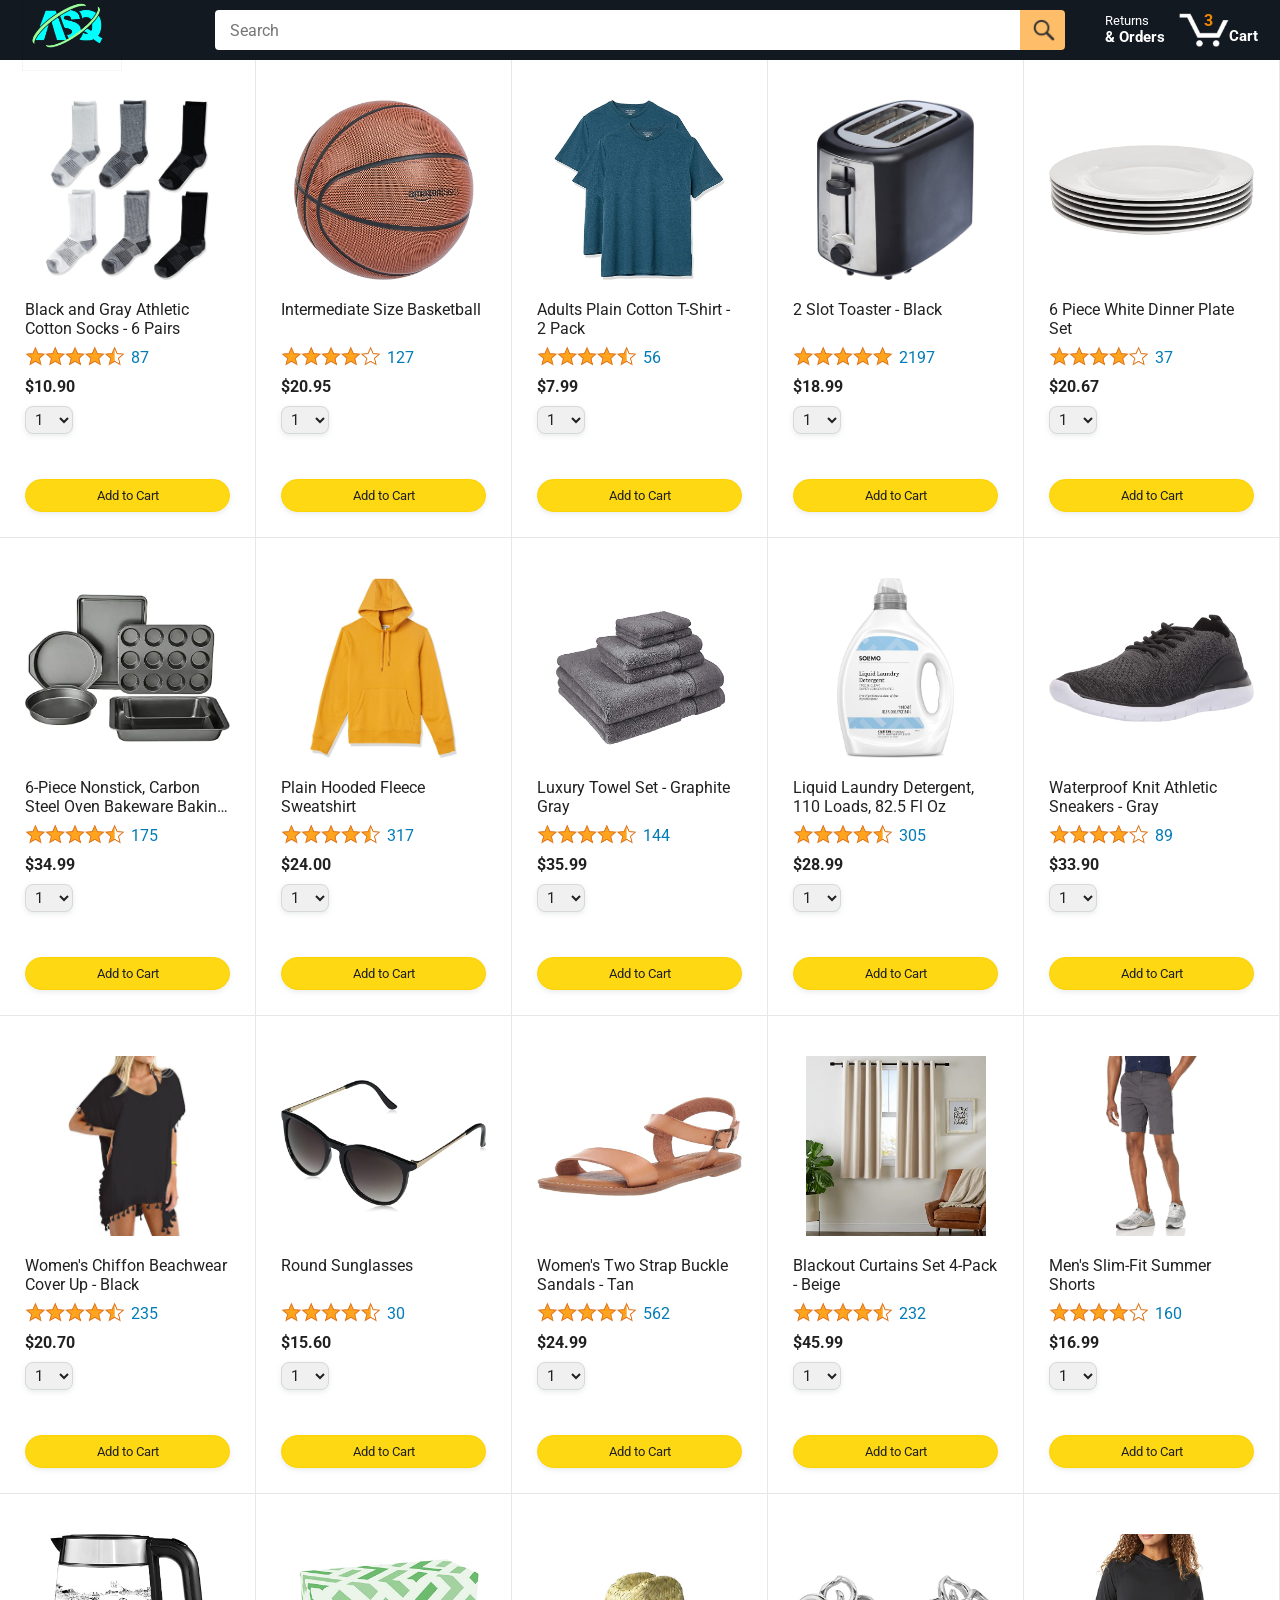
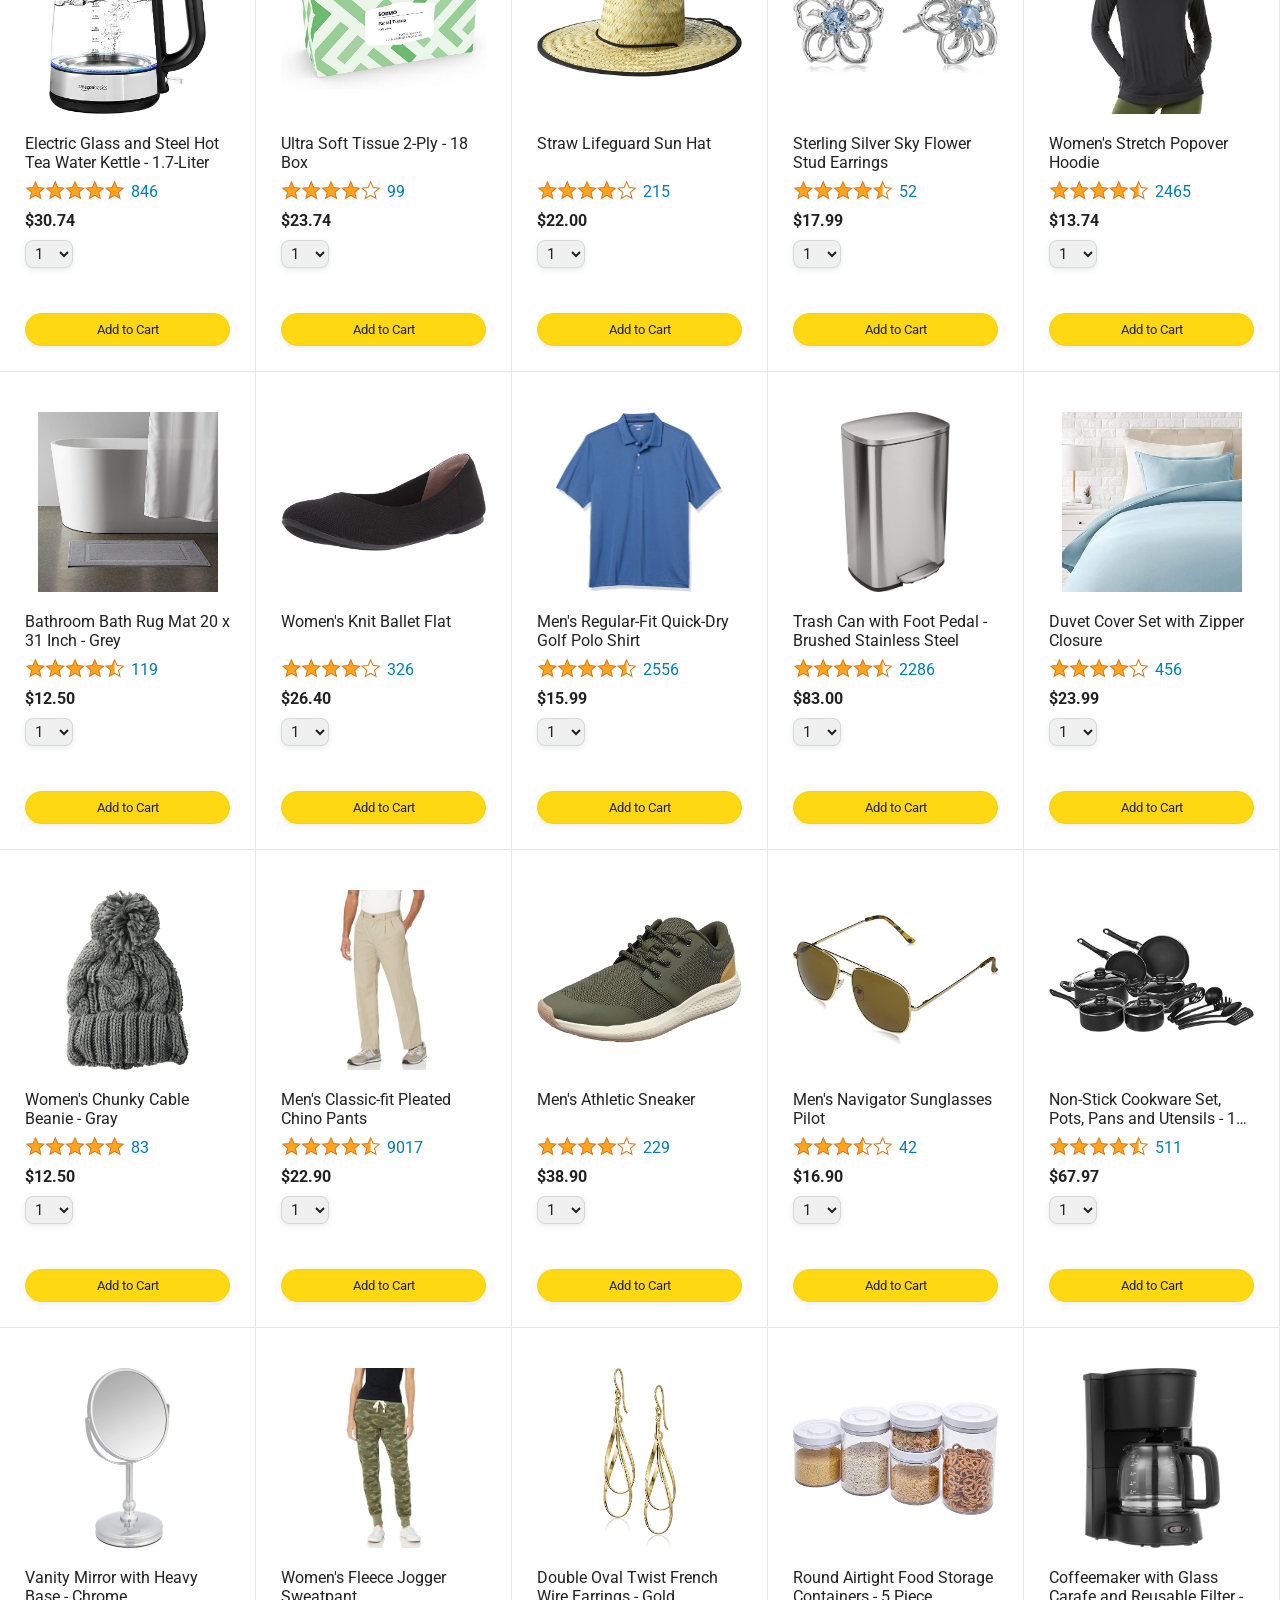
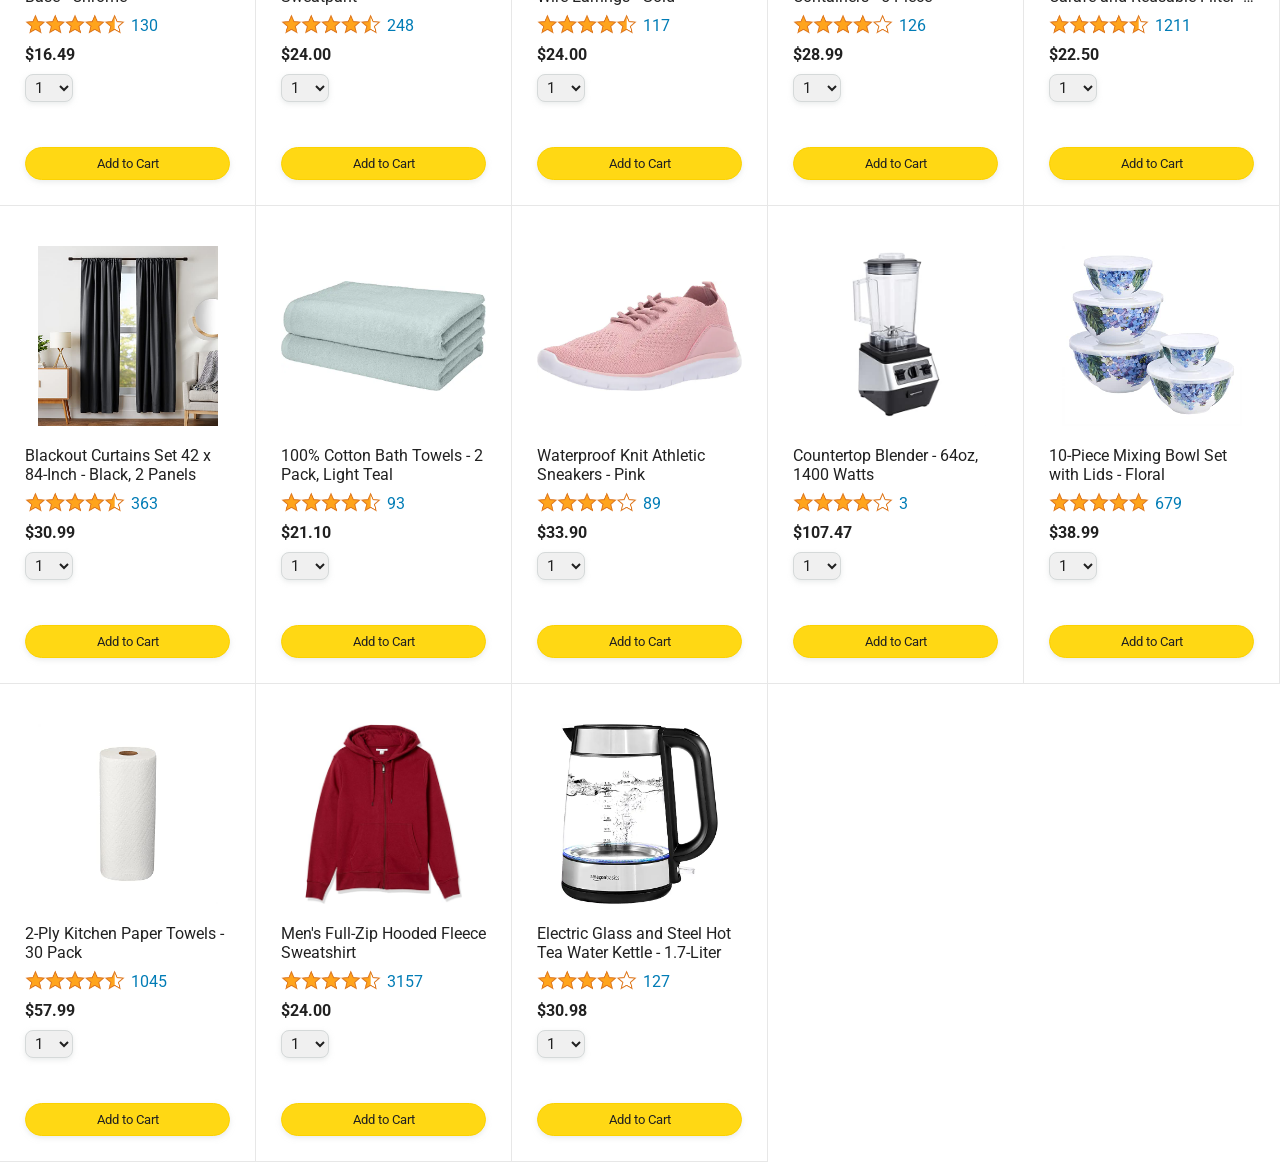
<file: index.html>
<!DOCTYPE html>
<html>
  <head>
    <title>Sojirite</title>

    <!-- This code is needed for responsive design to work.
      (Responsive design = make the website look good on
      smaller screen sizes like a phone or a tablet). -->
    <meta name="viewport" content="width=device-width, initial-scale=1">

    <!-- Load a font called Roboto from Google Fonts. -->
    <link rel="preconnect" href="https://fonts.googleapis.com">
    <link rel="preconnect" href="https://fonts.gstatic.com" crossorigin>
    <link href="https://fonts.googleapis.com/css2?family=Roboto:wght@400;500;700&display=swap" rel="stylesheet">

    <!-- Here are the CSS files for this page. -->
    <link rel="stylesheet" href="styles/shared/general.css">
    <link rel="stylesheet" href="styles/shared/amazon-header.css">
    <link rel="stylesheet" href="styles/pages/amazon.css">
  </head>
  <body>
    <div class="amazon-header">
      <div class="amazon-header-left-section">
        <a href="index.html" class="header-link">
          <img class="amazon-logo" src="images/mylogo.png">
         <img class="amazon-mobile-logo" src="images/mylogo.png">
        </a>
      </div>

      <div class="amazon-header-middle-section">
        <input class="search-bar" type="text" placeholder="Search">

        <button class="search-button">
          <img class="search-icon" src="images/icons/search-icon.png">
        </button>
      </div>

      <div class="amazon-header-right-section">
        <a class="orders-link header-link" href="orders.html">
          <span class="returns-text">Returns</span>
          <span class="orders-text">& Orders</span>
        </a>

        <a class="cart-link header-link" href="checkout.html">
          <img class="cart-icon" src="images/icons/cart-icon.png">
          <div class="cart-quantity js-cart-quantity">0</div>
          <div class="cart-text">Cart</div>
        </a>
      </div>
    </div>
    
    <div class="main">
      <div class="products-grid js-product-grid">
       
      </div>
    </div>




    <script type="module" src="scripts/amazon.js"></script>
  </body>
</html>
</file>
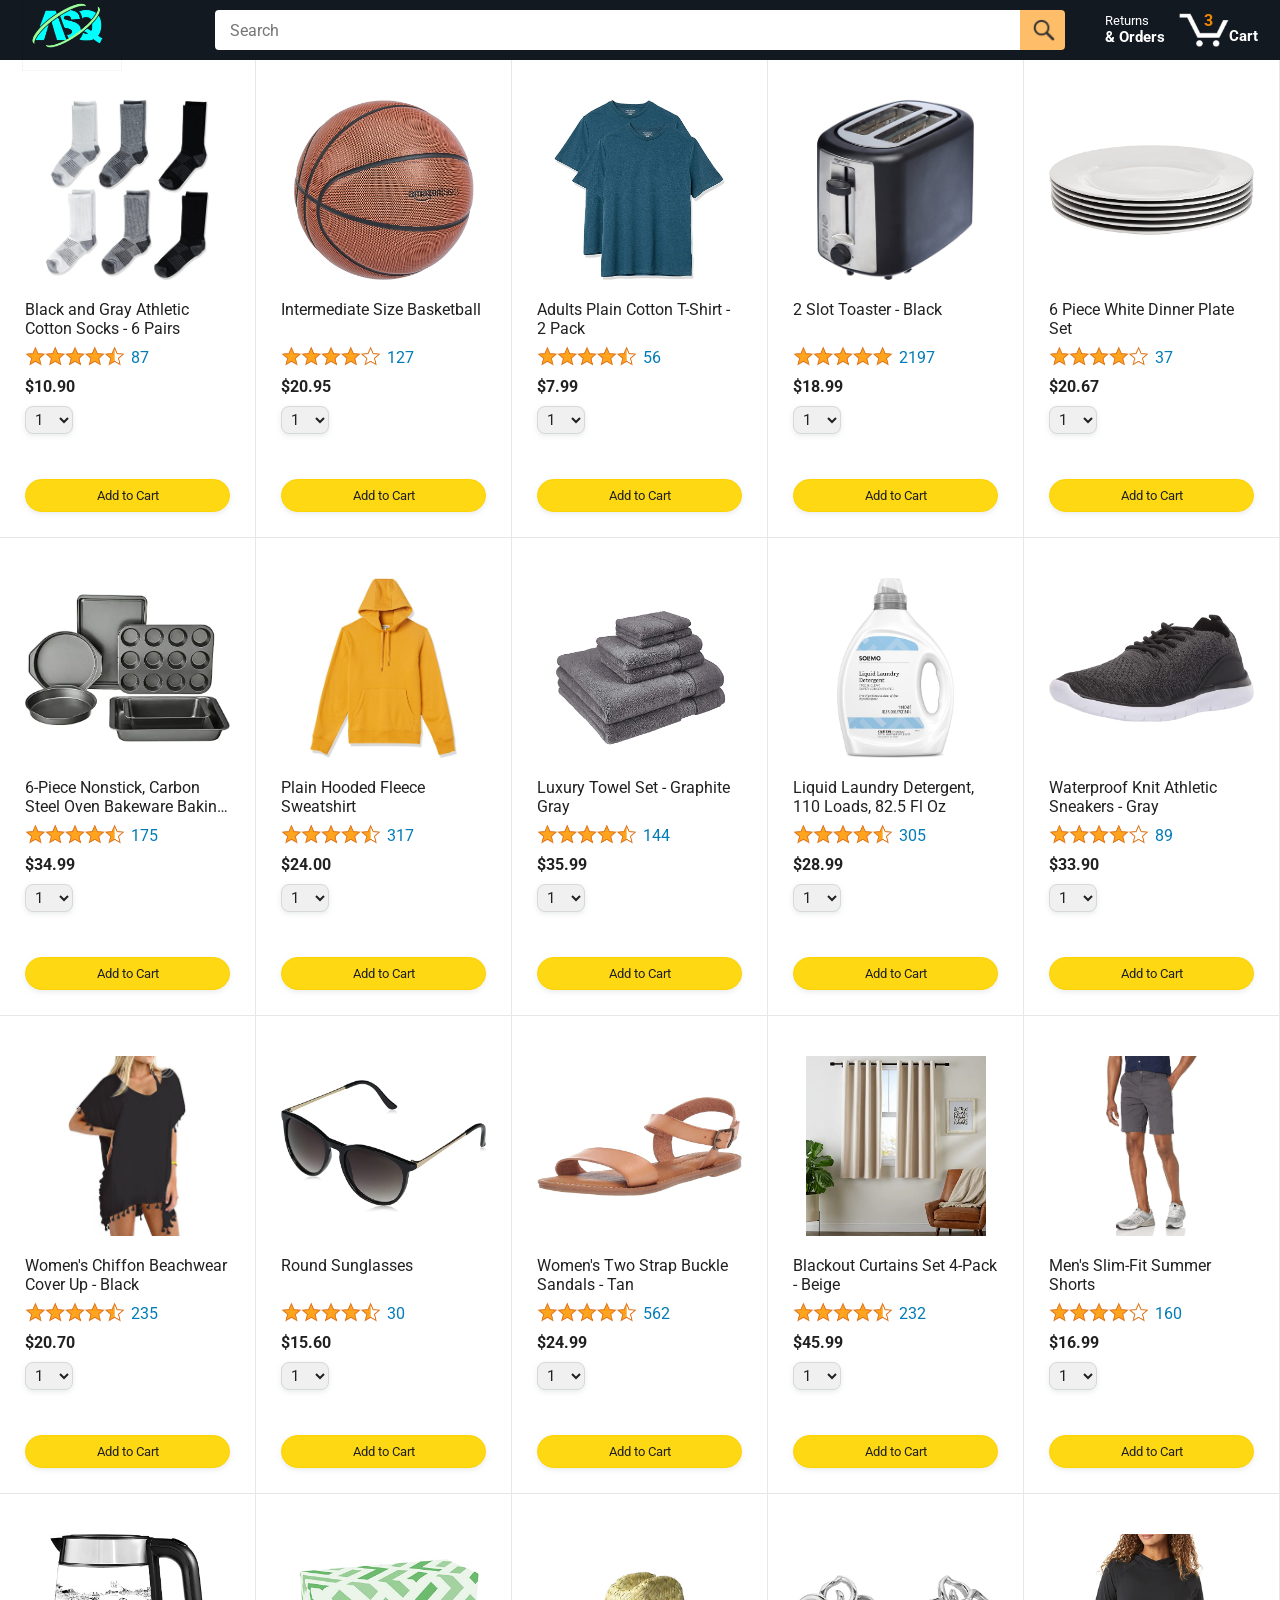
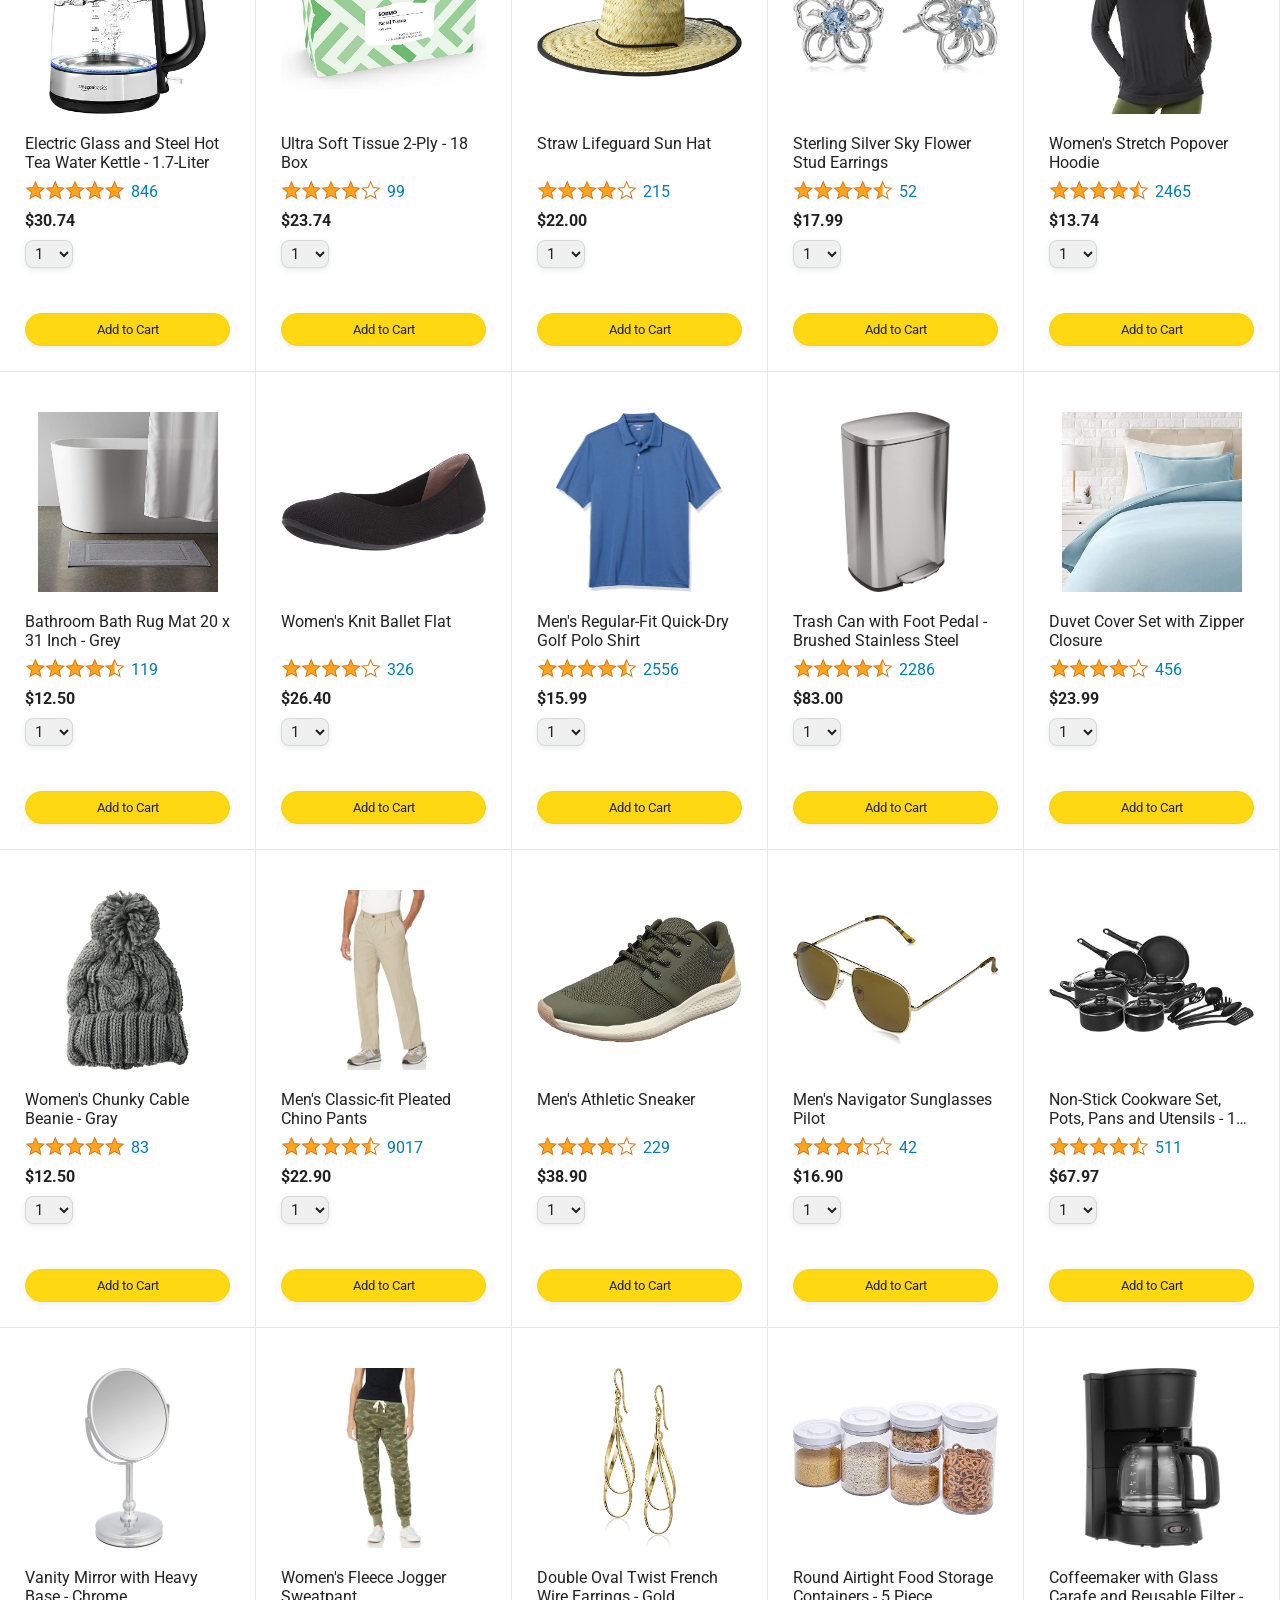
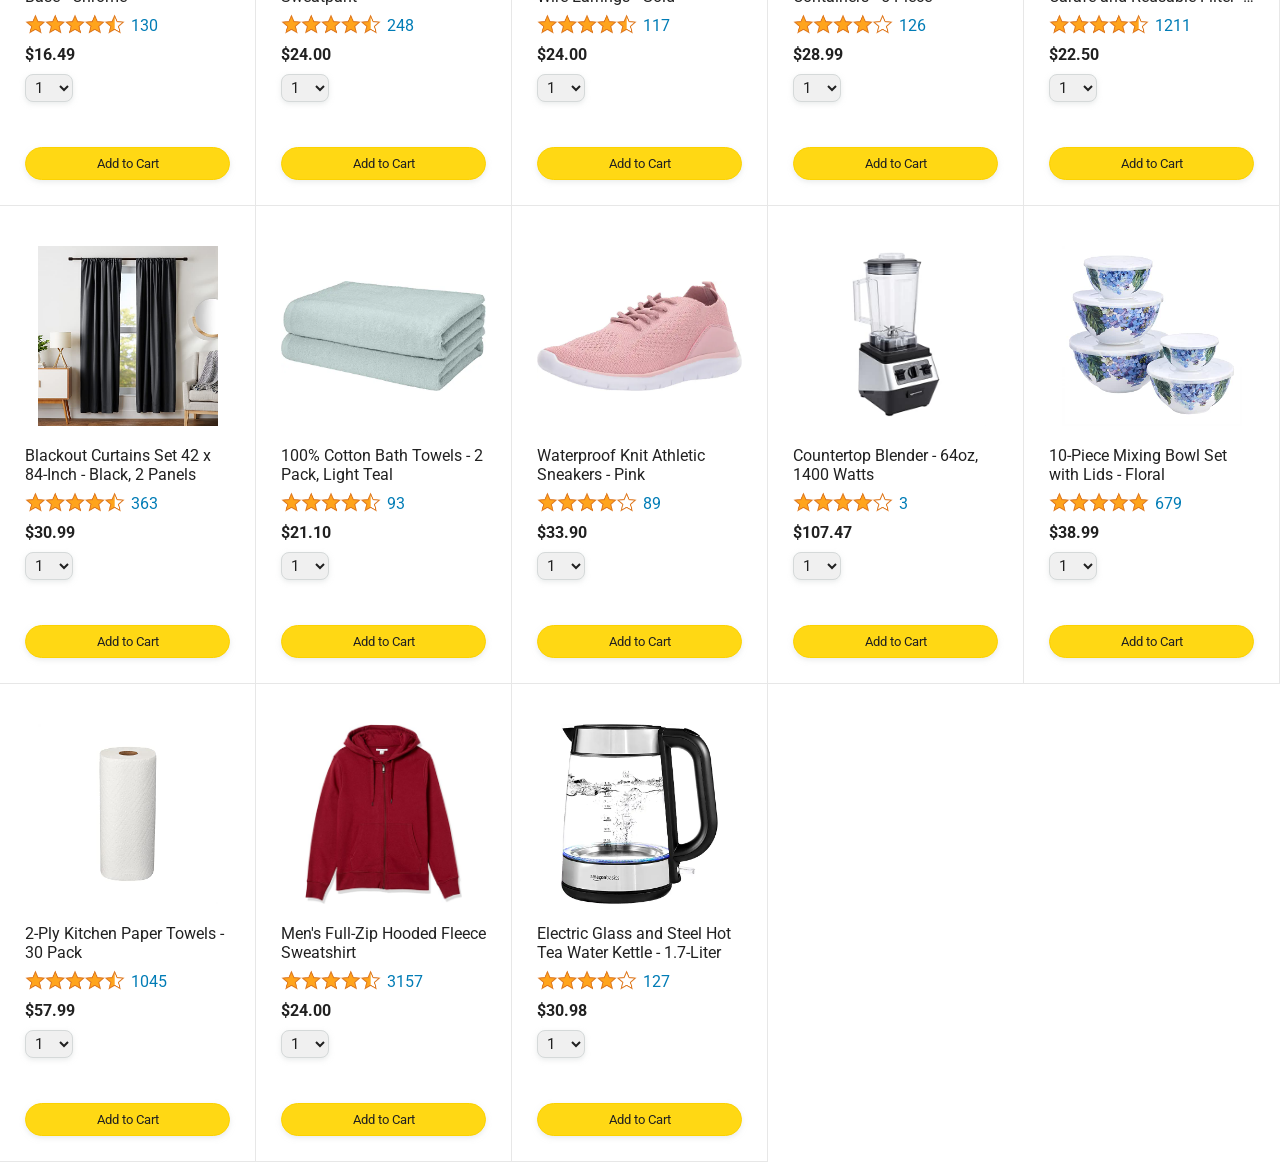
<file: amazon.html>
<!DOCTYPE html>
<html>
  <head>
    <title>Sojirite</title>

    <!-- This code is needed for responsive design to work.
      (Responsive design = make the website look good on
      smaller screen sizes like a phone or a tablet). -->
    <meta name="viewport" content="width=device-width, initial-scale=1">

    <!-- Load a font called Roboto from Google Fonts. -->
    <link rel="preconnect" href="https://fonts.googleapis.com">
    <link rel="preconnect" href="https://fonts.gstatic.com" crossorigin>
    <link href="https://fonts.googleapis.com/css2?family=Roboto:wght@400;500;700&display=swap" rel="stylesheet">

    <!-- Here are the CSS files for this page. -->
    <link rel="stylesheet" href="styles/shared/general.css">
    <link rel="stylesheet" href="styles/shared/amazon-header.css">
    <link rel="stylesheet" href="styles/pages/amazon.css">
  </head>
  <body>
    <div class="amazon-header">
      <div class="amazon-header-left-section">
        <a href="amazon.html" class="header-link">
          <img class="amazon-logo" src="images/mylogo.png">
         <img class="amazon-mobile-logo" src="images/mylogo.png">
        </a>
      </div>

      <div class="amazon-header-middle-section">
        <input class="search-bar" type="text" placeholder="Search">

        <button class="search-button">
          <img class="search-icon" src="images/icons/search-icon.png">
        </button>
      </div>

      <div class="amazon-header-right-section">
        <a class="orders-link header-link" href="orders.html">
          <span class="returns-text">Returns</span>
          <span class="orders-text">& Orders</span>
        </a>

        <a class="cart-link header-link" href="checkout.html">
          <img class="cart-icon" src="images/icons/cart-icon.png">
          <div class="cart-quantity js-cart-quantity">0</div>
          <div class="cart-text">Cart</div>
        </a>
      </div>
    </div>
    
    <div class="main">
      <div class="products-grid js-product-grid">
       
      </div>
    </div>




    <script type="module" src="scripts/amazon.js"></script>
  </body>
</html>
</file>
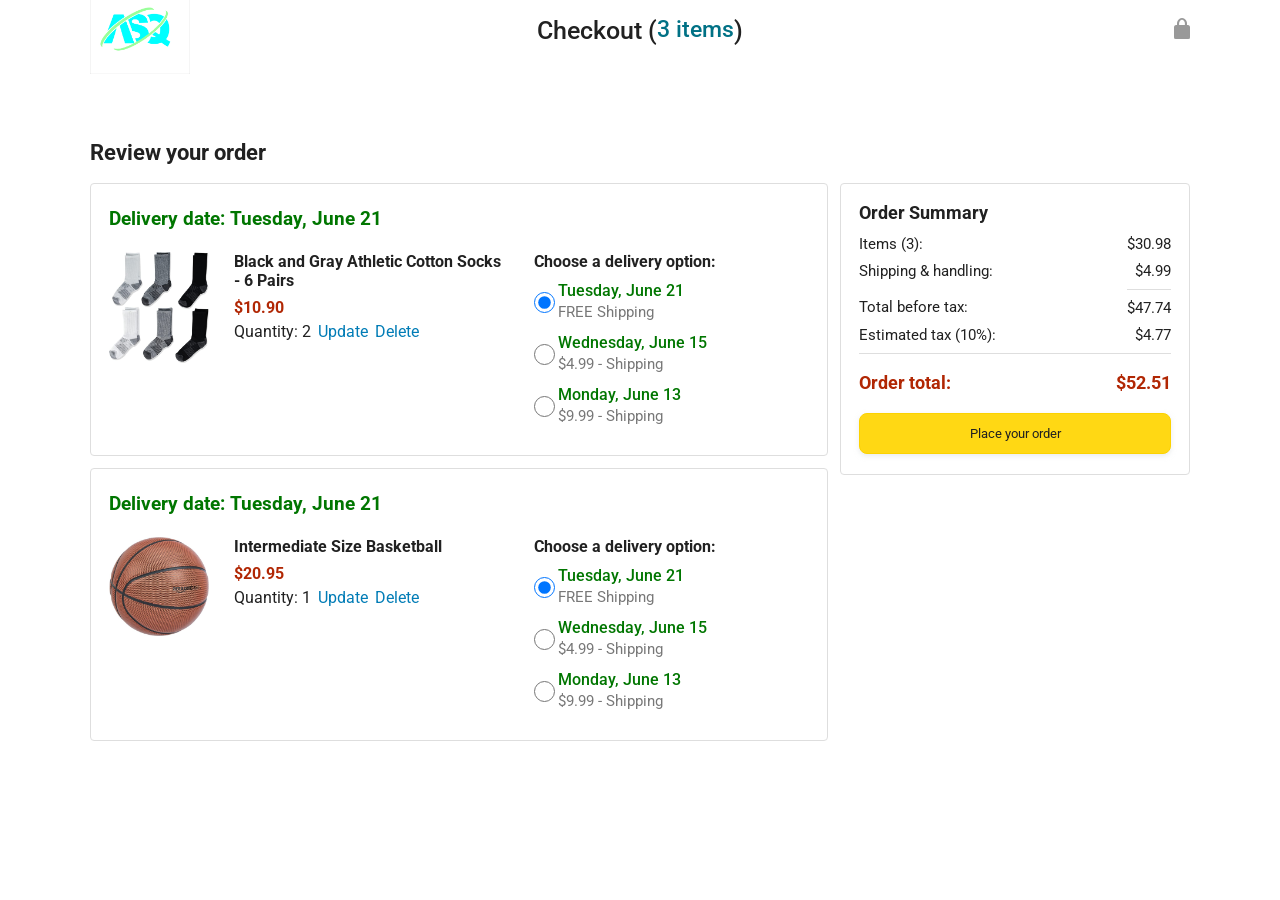
<file: checkout.html>
<!DOCTYPE html>
<html>
  <head>
    <title>Checkout</title>

    <!-- This code is needed for responsive design to work.
      (Responsive design = make the website look good on
      smaller screen sizes like a phone or a tablet). -->
    <meta name="viewport" content="width=device-width, initial-scale=1">

    <!-- Load a font called Roboto from Google Fonts. -->
    <link rel="preconnect" href="https://fonts.googleapis.com">
    <link rel="preconnect" href="https://fonts.gstatic.com" crossorigin>
    <link href="https://fonts.googleapis.com/css2?family=Roboto:wght@400;500;700&display=swap" rel="stylesheet">

    <!-- Here are the CSS files for this page. -->
    <link rel="stylesheet" href="styles/shared/general.css">
    <link rel="stylesheet" href="styles/pages/checkout/checkout-header.css">
    <link rel="stylesheet" href="styles/pages/checkout/checkout.css">
  </head>
  <body>
    <div class="checkout-header">
      <div class="header-content">
        <div class="checkout-header-left-section">
          <a href="index.html">
            <img class="amazon-logo" src="images/mylogo.png">
         <img class="amazon-mobile-logo" src="images/mylogo.png">
          </a>
        </div>

        <div class="checkout-header-middle-section js-checkout-header">
        
        </div>

        <div class="checkout-header-right-section">
          <img src="images/icons/checkout-lock-icon.png">
        </div>
      </div>
    </div>

    <div class="main">
      <div class="page-title">Review your order</div>

      <div class="checkout-grid">
        <div class="order-summary js-order-summary">
        
        </div>

        <div class="payment-summary js-payment-summary">
          
        </div>
      </div>
    </div>
    <script type="module" src="scripts/checkout.js"></script>
  </body>
</html>
</file>
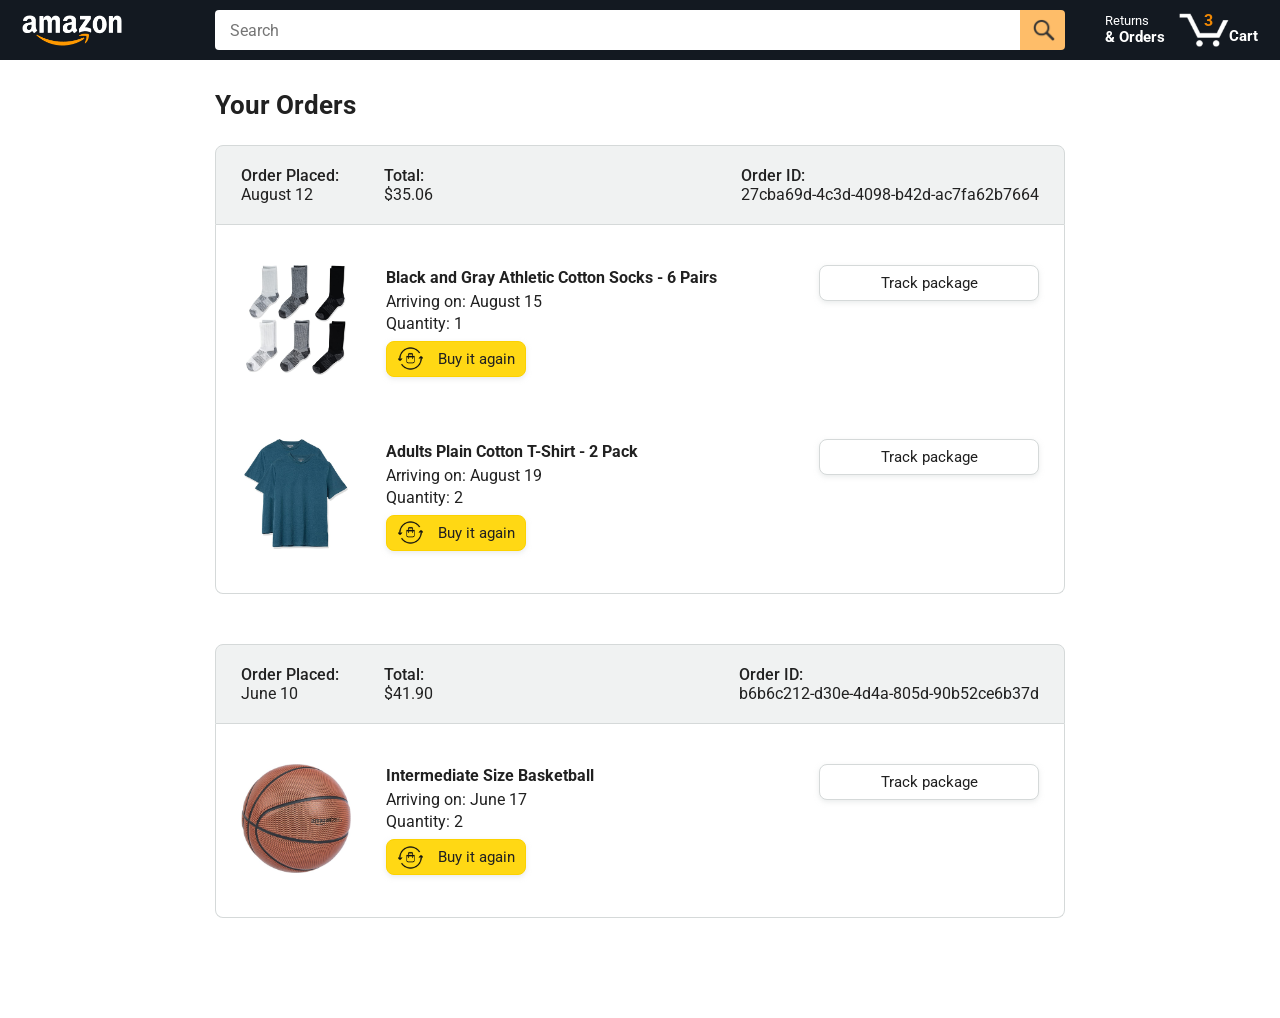
<file: orders.html>
<!DOCTYPE html>
<html>
  <head>
    <title>Orders</title>

    <!-- This code is needed for responsive design to work.
      (Responsive design = make the website look good on
      smaller screen sizes like a phone or a tablet). -->
    <meta name="viewport" content="width=device-width, initial-scale=1">

    <!-- Load a font called Roboto from Google Fonts. -->
    <link rel="preconnect" href="https://fonts.googleapis.com">
    <link rel="preconnect" href="https://fonts.gstatic.com" crossorigin>
    <link href="https://fonts.googleapis.com/css2?family=Roboto:wght@400;500;700&display=swap" rel="stylesheet">

    <!-- Here are the CSS files for this page. -->
    <link rel="stylesheet" href="styles/shared/general.css">
    <link rel="stylesheet" href="styles/shared/amazon-header.css">
    <link rel="stylesheet" href="styles/pages/orders.css">
  </head>
  <body>
    <div class="amazon-header">
      <div class="amazon-header-left-section">
        <a href="amazon.html" class="header-link">
          <img class="amazon-logo"
            src="images/amazon-logo-white.png">
          <img class="amazon-mobile-logo"
            src="images/amazon-mobile-logo-white.png">
        </a>
      </div>

      <div class="amazon-header-middle-section">
        <input class="search-bar" type="text" placeholder="Search">

        <button class="search-button">
          <img class="search-icon" src="images/icons/search-icon.png">
        </button>
      </div>

      <div class="amazon-header-right-section">
        <a class="orders-link header-link" href="orders.html">
          <span class="returns-text">Returns</span>
          <span class="orders-text">& Orders</span>
        </a>

        <a class="cart-link header-link" href="checkout.html">
          <img class="cart-icon" src="images/icons/cart-icon.png">
          <div class="cart-quantity">3</div>
          <div class="cart-text">Cart</div>
        </a>
      </div>
    </div>

    <div class="main">
      <div class="page-title">Your Orders</div>

      <div class="orders-grid">
        <div class="order-container">
          
          <div class="order-header">
            <div class="order-header-left-section">
              <div class="order-date">
                <div class="order-header-label">Order Placed:</div>
                <div>August 12</div>
              </div>
              <div class="order-total">
                <div class="order-header-label">Total:</div>
                <div>$35.06</div>
              </div>
            </div>

            <div class="order-header-right-section">
              <div class="order-header-label">Order ID:</div>
              <div>27cba69d-4c3d-4098-b42d-ac7fa62b7664</div>
            </div>
          </div>

          <div class="order-details-grid">
            <div class="product-image-container">
              <img src="images/products/athletic-cotton-socks-6-pairs.jpg">
            </div>

            <div class="product-details">
              <div class="product-name">
                Black and Gray Athletic Cotton Socks - 6 Pairs
              </div>
              <div class="product-delivery-date">
                Arriving on: August 15
              </div>
              <div class="product-quantity">
                Quantity: 1
              </div>
              <button class="buy-again-button button-primary">
                <img class="buy-again-icon" src="images/icons/buy-again.png">
                <span class="buy-again-message">Buy it again</span>
              </button>
            </div>

            <div class="product-actions">
              <a href="tracking.html">
                <button class="track-package-button button-secondary">
                  Track package
                </button>
              </a>
            </div>

            <div class="product-image-container">
              <img src="images/products/adults-plain-cotton-tshirt-2-pack-teal.jpg">
            </div>

            <div class="product-details">
              <div class="product-name">
                Adults Plain Cotton T-Shirt - 2 Pack
              </div>
              <div class="product-delivery-date">
                Arriving on: August 19
              </div>
              <div class="product-quantity">
                Quantity: 2
              </div>
              <button class="buy-again-button button-primary">
                <img class="buy-again-icon" src="images/icons/buy-again.png">
                <span class="buy-again-message">Buy it again</span>
              </button>
            </div>

            <div class="product-actions">
              <a href="tracking.html">
                <button class="track-package-button button-secondary">
                  Track package
                </button>
              </a>
            </div>
          </div>
        </div>

        <div class="order-container">

          <div class="order-header">
            <div class="order-header-left-section">
              <div class="order-date">
                <div class="order-header-label">Order Placed:</div>
                <div>June 10</div>
              </div>
              <div class="order-total">
                <div class="order-header-label">Total:</div>
                <div>$41.90</div>
              </div>
            </div>

            <div class="order-header-right-section">
              <div class="order-header-label">Order ID:</div>
              <div>b6b6c212-d30e-4d4a-805d-90b52ce6b37d</div>
            </div>
          </div>

          <div class="order-details-grid">
            <div class="product-image-container">
              <img src="images/products/intermediate-composite-basketball.jpg">
            </div>

            <div class="product-details">
              <div class="product-name">
                Intermediate Size Basketball
              </div>
              <div class="product-delivery-date">
                Arriving on: June 17
              </div>
              <div class="product-quantity">
                Quantity: 2
              </div>
              <button class="buy-again-button button-primary">
                <img class="buy-again-icon" src="images/icons/buy-again.png">
                <span class="buy-again-message">Buy it again</span>
              </button>
            </div>

            <div class="product-actions">
              <a href="tracking.html">
                <button class="track-package-button button-secondary">
                  Track package
                </button>
              </a>
            </div>
          </div>
        </div>
      </div>
    </div>
  </body>
</html>
</file>
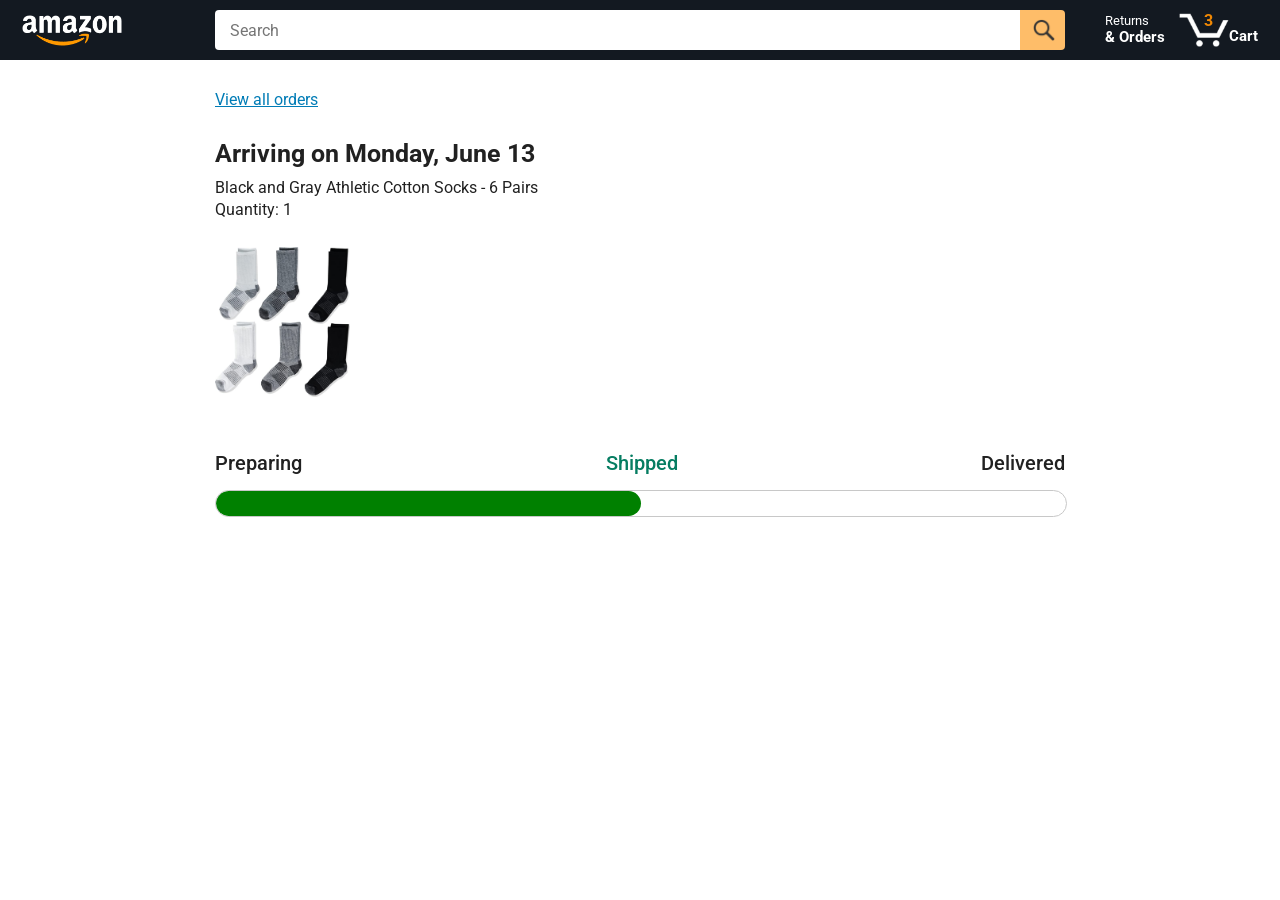
<file: tracking.html>
<!DOCTYPE html>
<html>
  <head>
    <title>Tracking</title>

    <!-- This code is needed for responsive design to work.
      (Responsive design = make the website look good on
      smaller screen sizes like a phone or a tablet). -->
    <meta name="viewport" content="width=device-width, initial-scale=1">

    <!-- Load a font called Roboto from Google Fonts. -->
    <link rel="preconnect" href="https://fonts.googleapis.com">
    <link rel="preconnect" href="https://fonts.gstatic.com" crossorigin>
    <link href="https://fonts.googleapis.com/css2?family=Roboto:wght@400;500;700&display=swap" rel="stylesheet">

    <!-- Here are the CSS files for this page. -->
    <link rel="stylesheet" href="styles/shared/general.css">
    <link rel="stylesheet" href="styles/shared/amazon-header.css">
    <link rel="stylesheet" href="styles/pages/tracking.css">
  </head>
  <body>
    <div class="amazon-header">
      <div class="amazon-header-left-section">
        <a href="amazon.html" class="header-link">
          <img class="amazon-logo"
            src="images/amazon-logo-white.png">
          <img class="amazon-mobile-logo"
            src="images/amazon-mobile-logo-white.png">
        </a>
      </div>

      <div class="amazon-header-middle-section">
        <input class="search-bar" type="text" placeholder="Search">

        <button class="search-button">
          <img class="search-icon" src="images/icons/search-icon.png">
        </button>
      </div>

      <div class="amazon-header-right-section">
        <a class="orders-link header-link" href="orders.html">
          <span class="returns-text">Returns</span>
          <span class="orders-text">& Orders</span>
        </a>

        <a class="cart-link header-link" href="checkout.html">
          <img class="cart-icon" src="images/icons/cart-icon.png">
          <div class="cart-quantity">3</div>
          <div class="cart-text">Cart</div>
        </a>
      </div>
    </div>

    <div class="main">
      <div class="order-tracking">
        <a class="back-to-orders-link link-primary" href="orders.html">
          View all orders
        </a>

        <div class="delivery-date">
          Arriving on Monday, June 13
        </div>

        <div class="product-info">
          Black and Gray Athletic Cotton Socks - 6 Pairs
        </div>

        <div class="product-info">
          Quantity: 1
        </div>

        <img class="product-image" src="images/products/athletic-cotton-socks-6-pairs.jpg">

        <div class="progress-labels-container">
          <div class="progress-label">
            Preparing
          </div>
          <div class="progress-label current-status">
            Shipped
          </div>
          <div class="progress-label">
            Delivered
          </div>
        </div>

        <div class="progress-bar-container">
          <div class="progress-bar"></div>
        </div>
      </div>
    </div>
  </body>
</html>
</file>
<file: styles/shared/general.css>
body {
  font-family: Roboto, Arial;
  color: rgb(33, 33, 33);
  /* The <body> element has a default margin of 8px
     on all sides. This removes the default margins. */
  margin: 0;
}

/* <p> elements have a default margin on the top
   and bottom. This removes the default margins. */
p {
  margin: 0;
}

button {
  cursor: pointer;
}

select {
  cursor: pointer;
}

input, select, button {
  font-family: Roboto, Arial;
}

.button-primary {
  color: rgb(33, 33, 33);
  background-color: rgb(255, 216, 20);
  border: 1px solid rgb(252, 210, 0);
  border-radius: 8px;
  cursor: pointer;
  box-shadow: 0 2px 5px rgba(213, 217, 217, 0.5);
}

.button-primary:hover {
  background-color: rgb(247, 202, 0);
  border: 1px solid rgb(242, 194, 0);
}

.button-primary:active {
  background: rgb(255, 216, 20);
  border-color: rgb(252, 210, 0);
  box-shadow: none;
}

.button-secondary {
  color: rgb(33, 33, 33);
  background: white;
  border: 1px solid rgb(213, 217, 217);
  border-radius: 8px;
  cursor: pointer;
  box-shadow: 0 2px 5px rgba(213, 217, 217, 0.5);
}

.button-secondary:hover {
  background-color: rgb(247, 250, 250);
}

.button-secondary:active {
  background-color: rgb(237, 253, 255);
  box-shadow: none;
}

/* These styles will limit text to 2 lines. Anything
   beyond 2 lines will be replaced with "..."
   You can find this code by using an A.I. tool or by
   searching in Google.
   https://css-tricks.com/almanac/properties/l/line-clamp/ */
.limit-text-to-2-lines {
  display: -webkit-box;
  -webkit-line-clamp: 2;
  -webkit-box-orient: vertical;
  overflow: hidden;
}

.link-primary {
  color: rgb(1, 124, 182);
  cursor: pointer;
}

.link-primary:hover {
  color: rgb(196, 80, 0);
}

/* Styles for dropdown selectors. */
select {
  color: rgb(33, 33, 33);
  background-color: rgb(240, 240, 240);
  border: 1px solid rgb(213, 217, 217);
  border-radius: 8px;
  padding: 3px 5px;
  font-size: 15px;
  cursor: pointer;
  box-shadow: 0 2px 5px rgba(213, 217, 217, 0.5);
}

select:focus,
input:focus {
  outline: 2px solid rgb(255, 153, 0);
}
</file>
<file: styles/shared/amazon-header.css>
.amazon-header {
  background-color: rgb(19, 25, 33);
  color: white;
  padding-left: 15px;
  padding-right: 15px;

  display: flex;
  align-items: center;
  justify-content: space-between;

  position: fixed;
  top: 0;
  left: 0;
  right: 0;
  height: 60px;
}

.amazon-header-left-section {
  width: 180px;
}

@media (max-width: 800px) {
  .amazon-header-left-section {
    width: unset;
  }
}

.header-link {
  display: inline-block;
  padding: 6px;
  border-radius: 2px;
  cursor: pointer;
  text-decoration: none;
  border: 1px solid rgba(0, 0, 0, 0);
}

.header-link:hover {
  border: 1px solid white;
}

.amazon-logo {
  width: 100px;
  margin-top: 5px;
}

.amazon-mobile-logo {
  display: none;
}

@media (max-width: 575px) {
  .amazon-logo {
    display: none;
  }

  .amazon-mobile-logo {
    display: block;
    height: 35px;
    margin-top: 5px;
  }
}

.amazon-header-middle-section {
  flex: 1;
  max-width: 850px;
  margin-left: 10px;
  margin-right: 10px;
  display: flex;
}

.search-bar {
  flex: 1;
  width: 0;
  font-size: 16px;
  height: 38px;
  padding-left: 15px;
  border: none;
  border-top-left-radius: 4px;
  border-bottom-left-radius: 4px;
  border-top-right-radius: 0;
  border-bottom-right-radius: 0;
}

.search-button {
  background-color: rgb(254, 189, 105);
  border: none;
  width: 45px;
  height: 40px;
  border-top-right-radius: 4px;
  border-bottom-right-radius: 4px;
  flex-shrink: 0;
}

.search-icon {
  height: 22px;
  margin-left: 2px;
  margin-top: 3px;
}

.amazon-header-right-section {
  width: 180px;
  flex-shrink: 0;
  display: flex;
  justify-content: end;
}

.orders-link {
  color: white;
}

.returns-text {
  display: block;
  font-size: 13px;
}

.orders-text {
  display: block;
  font-size: 15px;
  font-weight: 700;
}

.cart-link {
  color: white;
  display: flex;
  align-items: center;
  position: relative;
}

.cart-icon {
  width: 50px;
}

.cart-text {
  margin-top: 12px;
  font-size: 15px;
  font-weight: 700;
}

.cart-quantity {
  color: rgb(240, 136, 4);
  font-size: 16px;
  font-weight: 700;

  position: absolute;
  top: 4px;
  left: 22px;
  
  width: 26px;
  text-align: center;
}
</file>
<file: styles/pages/amazon.css>
.main {
  margin-top: 60px;
}

.products-grid {
  display: grid;

  /* - In CSS Grid, 1fr means a column will take up the
       remaining space in the grid.
     - If we write 1fr 1fr ... 1fr; 8 times, this will
       divide the grid into 8 columns, each taking up an
       equal amount of the space.
     - repeat(8, 1fr); is a shortcut for repeating "1fr"
       8 times (instead of typing out "1fr" 8 times).
       repeat(...) is a special property that works with
       display: grid; */
  grid-template-columns: repeat(8, 1fr);
}

/* @media is used to create responsive design (making the
   website look good on any screen size). This @media
   means when the screen width is 2000px or less, we
   will divide the grid into 7 columns instead of 8. */
@media (max-width: 2000px) {
  .products-grid {
    grid-template-columns: repeat(7, 1fr);
  }
}

/* This @media means when the screen width is 1600px or
   less, we will divide the grid into 6 columns. */
@media (max-width: 1600px) {
  .products-grid {
    grid-template-columns: repeat(6, 1fr);
  }
}

@media (max-width: 1300px) {
  .products-grid {
    grid-template-columns: repeat(5, 1fr);
  }
}

@media (max-width: 1000px) {
  .products-grid {
    grid-template-columns: repeat(4, 1fr);
  }
}

@media (max-width: 800px) {
  .products-grid {
    grid-template-columns: repeat(3, 1fr);
  }
}

@media (max-width: 575px) {
  .products-grid {
    grid-template-columns: repeat(2, 1fr);
  }
}

@media (max-width: 450px) {
  .products-grid {
    grid-template-columns: 1fr;
  }
}

.product-container {
  padding-top: 40px;
  padding-bottom: 25px;
  padding-left: 25px;
  padding-right: 25px;

  border-right: 1px solid rgb(231, 231, 231);
  border-bottom: 1px solid rgb(231, 231, 231);

  display: flex;
  flex-direction: column;
}

.product-image-container {
  display: flex;
  justify-content: center;
  align-items: center;

  height: 180px;
  margin-bottom: 20px;
}

.product-image {
  /* Images will overflow their container by default. To
    prevent this, we set max-width and max-height to 100%
    so they stay inside their container. */
  max-width: 100%;
  max-height: 100%;
}

.product-name {
  height: 40px;
  margin-bottom: 5px;
}

.product-rating-container {
  display: flex;
  align-items: center;
  margin-bottom: 10px;
}

.product-rating-stars {
  width: 100px;
  margin-right: 6px;
}

.product-rating-count {
  color: rgb(1, 124, 182);
  cursor: pointer;
  margin-top: 3px;
}

.product-price {
  font-weight: 700;
  margin-bottom: 10px;
}

.product-quantity-container {
  margin-bottom: 17px;
}

.product-spacer {
  flex: 1;
}

.added-to-cart {
  color: rgb(6, 125, 98);
  font-size: 16px;

  display: flex;
  align-items: center;
  margin-bottom: 8px;

  /* At first, the "Added to cart" message will
     be invisible. Use JavaScript to change the
     opacity and make it visible. */
  opacity: 0;
}
.toolpik {
  color: rgb(6, 125, 98);
  font-size: 16px;

  display: flex;
  align-items: center;
  margin-bottom: 8px;

  /* At first, the "Added to cart" message will
     be invisible. Use JavaScript to change the
     opacity and make it visible. */
  opacity:1;
}

.added-to-cart img {
  height: 20px;
  margin-right: 5px;
}

.add-to-cart-button {
  width: 100%;
  padding: 8px;
  border-radius: 50px;
}
</file>
<file: styles/pages/checkout/checkout-header.css>
.checkout-header {
  height: 60px;
  padding-left: 30px;
  padding-right: 30px;
  background-color: white;

  display: flex;
  justify-content: center;

  position: fixed;
  top: 0;
  left: 0;
  right: 0;
  z-index: 1000;
}

.header-content {
  width: 100%;
  max-width: 1100px;

  display: flex;
  align-items: center;
}

.checkout-header-left-section {
  width: 150px;
}

.amazon-logo {
  width: 100px;
  margin-top: 12px;
}

.amazon-mobile-logo {
  display: none;
}

/* @media is used to create responsive design (making the
   website look good on any screen size). This @media
   means when the screen width is 575px or less, different
   styles (inside the {...}) will be applied. */
@media (max-width: 575px) {
  .checkout-header-left-section {
    width: auto;
  }

  .amazon-logo {
    display: none;
  }

  .amazon-mobile-logo {
    display: inline-block;
    height: 35px;
    margin-top: 5px;
  }
}

.checkout-header-middle-section {
  flex: 1;
  flex-shrink: 0;
  text-align: center;

  font-size: 25px;
  font-weight: 500;

  display: flex;
  justify-content: center;
}

.return-to-home-link {
  color: rgb(0, 113, 133);
  font-size: 23px;
  text-decoration: none;
  cursor: pointer;
}

@media (max-width: 1000px) {
  .checkout-header-middle-section {
    font-size: 20px;
    margin-right: 60px;
  }

  .return-to-home-link {
    font-size: 18px;
  }
}

@media (max-width: 575px) {
  .checkout-header-middle-section {
    margin-right: 5px;
  }
}

.checkout-header-right-section {
  text-align: right;
  width: 150px;
}

@media (max-width: 1000px) {
  .checkout-header-right-section {
    width: auto;
  }
}
</file>
<file: styles/pages/checkout/checkout.css>
.main {
  max-width: 1100px;
  padding-left: 30px;
  padding-right: 30px;

  margin-top: 140px;
  margin-bottom: 100px;

  /* margin-left: auto;
     margin-right auto;
     Is a trick for centering an element horizontally
     without needing a container. */
  margin-left: auto;
  margin-right: auto;
}

.page-title {
  font-weight: 700;
  font-size: 22px;
  margin-bottom: 18px;
}

.checkout-grid {
  display: grid;
  /* Here, 1fr means the first column will take
     up the remaining space in the grid. */
  grid-template-columns: 1fr 350px;
  column-gap: 12px;

  /* Use align-items: start; to prevent the elements
     in the grid from stretching vertically. */
  align-items: start;
}

@media (max-width: 1000px) {
  .main {
    max-width: 500px;
  }

  .checkout-grid {
    grid-template-columns: 1fr;
  }
}

.cart-item-container,
.payment-summary {
  border: 1px solid rgb(222, 222, 222);
  border-radius: 4px;
  padding: 18px;
}

.cart-item-container {
  margin-bottom: 12px;
}

.payment-summary {
  padding-bottom: 5px;
}

@media (max-width: 1000px) {
  .payment-summary {
    /* grid-row: 1 means this element will be placed into row
      1 in the grid. (Normally, the row that an element is
      placed in is determined by the order of the elements in
      the HTML. grid-row overrides this default ordering). */
    grid-row: 1;
    margin-bottom: 12px;
  }
}

.delivery-date {
  color: rgb(0, 118, 0);
  font-weight: 700;
  font-size: 19px;
  margin-top: 5px;
  margin-bottom: 22px;
}

.cart-item-details-grid {
  display: grid;
  /* 100px 1fr 1fr; means the 2nd and 3rd column will
     take up half the remaining space in the grid
     (they will divide up the remaining space evenly). */
  grid-template-columns: 100px 1fr 1fr;
  column-gap: 25px;
}

@media (max-width: 1000px) {
  .cart-item-details-grid {
    grid-template-columns: 100px 1fr;
    row-gap: 30px;
  }
}

.product-image {
  max-width: 100%;
  max-height: 120px;

  /* margin-left: auto;
     margin-right auto;
     Is a trick for centering an element horizontally
     without needing a container. */
  margin-left: auto;
  margin-right: auto;
}

.product-name {
  font-weight: 700;
  margin-bottom: 8px;
}

.product-price {
  color: rgb(177, 39, 4);
  font-weight: 700;
  margin-bottom: 5px;
}

.product-quantity .link-primary {
  margin-left: 3px;
}

@media (max-width: 1000px) {
  .delivery-options {
    /* grid-column: 1 means this element will be placed
       in column 1 in the grid. (Normally, the column that
       an element is placed in is determined by the order
       of the elements in the HTML. grid-column overrides
       this default ordering).
       
       / span 2 means this element will take up 2 columns
       in the grid (Normally, each element takes up 1
       column in the grid). */
    grid-column: 1 / span 2;
  }
}

.delivery-options-title {
  font-weight: 700;
  margin-bottom: 10px;
}

.delivery-option {
  display: grid;
  grid-template-columns: 24px 1fr;
  margin-bottom: 12px;
  cursor: pointer;
}

.delivery-option-input {
  margin-left: 0px;
  cursor: pointer;
}

.delivery-option-date {
  color: rgb(0, 118, 0);
  font-weight: 500;
  margin-bottom: 3px;
}

.delivery-option-price {
  color: rgb(120, 120, 120);
  font-size: 15px;
}

.payment-summary-title {
  font-weight: 700;
  font-size: 18px;
  margin-bottom: 12px;
}

.payment-summary-row {
  display: grid;
  /* 1fr auto; means the width of the 2nd column will be
     determined by the elements inside the column (auto).
     The 1st column will take up the remaining space. */
  grid-template-columns: 1fr auto;

  font-size: 15px;
  margin-bottom: 9px;
}

.payment-summary-money {
  text-align: right;
}

.subtotal-row .payment-summary-money {
  border-top: 1px solid rgb(222, 222, 222);
}

.subtotal-row div {
  padding-top: 9px;
}

.total-row {
  color: rgb(177, 39, 4);
  font-weight: 700;
  font-size: 18px;

  border-top: 1px solid rgb(222, 222, 222);
  padding-top: 18px;
}

.place-order-button {
  width: 100%;
  padding-top: 12px;
  padding-bottom: 12px;
  border-radius: 8px;

  margin-top: 11px;
  margin-bottom: 15px;
}
.update-quantity, .save-button{
  width: 30px;
  display: none;
}
.is-editing .update-quantity{
  display: initial;
}
.is-editing .save-button{
  display: initial;
}
.is-editing .update-quantity-link{
  display: none;
}
.is-editing .quantity-label{
  display: none;
}
</file>
<file: styles/pages/orders.css>
.main {
  max-width: 850px;
  margin-top: 90px;
  margin-bottom: 100px;
  padding-left: 20px;
  padding-right: 20px;

  /* margin-left: auto;
     margin-right auto;
     Is a trick for centering an element horizontally
     without needing a container. */
  margin-left: auto;
  margin-right: auto;
}

.page-title {
  font-weight: 700;
  font-size: 26px;
  margin-bottom: 25px;
}

.orders-grid {
  display: grid;
  grid-template-columns: 1fr;
  row-gap: 50px;
}

.order-header {
  background-color: rgb(240, 242, 242);
  border: 1px solid rgb(213, 217, 217);

  display: flex;
  align-items: center;
  justify-content: space-between;

  padding: 20px 25px;
  border-top-left-radius: 8px;
  border-top-right-radius: 8px;
}

.order-header-left-section {
  display: flex;
  flex-shrink: 0;
}

.order-header-label {
  font-weight: 500;
}

.order-date,
.order-total {
  margin-right: 45px;
}

.order-header-right-section {
  flex-shrink: 1;
}

@media (max-width: 575px) {
  .order-header {
    flex-direction: column;
    align-items: start;
    line-height: 23px;
    padding: 15px;
  }

  .order-header-left-section {
    flex-direction: column;
  }

  .order-header-label {
    margin-right: 5px;
  }

  .order-date,
  .order-total {
    display: grid;
    grid-template-columns: auto 1fr;
    margin-right: 0;
  }

  .order-header-right-section {
    display: grid;
    grid-template-columns: auto 1fr;
  }
}

.order-details-grid {
  padding: 40px 25px;
  border: 1px solid rgb(213, 217, 217);
  border-top: none;
  border-bottom-left-radius: 8px;
  border-bottom-right-radius: 8px;

  display: grid;
  grid-template-columns: 110px 1fr 220px;
  column-gap: 35px;
  row-gap: 60px;
  align-items: center;
}

@media (max-width: 800px) {
  .order-details-grid {
    grid-template-columns: 110px 1fr;
    row-gap: 0;
    padding-bottom: 8px;
  }
}

@media (max-width: 450px) {
  .order-details-grid {
    grid-template-columns: 1fr;
  }
}

.product-image-container {
  text-align: center;
}

.product-image-container img {
  max-width: 110px;
  max-height: 110px;
}

.product-name {
  font-weight: 700;
  margin-bottom: 5px;
}

.product-delivery-date {
  margin-bottom: 3px;
}

.product-quantity {
  margin-bottom: 8px;
}

.buy-again-button {
  font-size: 15px;
  width: 140px;
  height: 36px;
  border-radius: 8px;

  display: flex;
  align-items: center;
  justify-content: center;
}

.buy-again-icon {
  width: 25px;
  margin-right: 15px;
}

.product-actions {
  align-self: start;
}

.track-package-button {
  width: 100%;
  font-size: 15px;
  padding: 8px;
}

@media (max-width: 800px) {
  .buy-again-button {
    margin-bottom: 10px;
  }

  .product-actions {
    /* grid-column: 2 means this element will be placed
       in column 2 in the grid. (Normally, the column that
       an element is placed in is determined by the order
       of the elements in the HTML. grid-column overrides
       this default ordering). */
    grid-column: 2;
    margin-bottom: 30px;
  }

  .track-package-button {
    width: 140px;
  }
}

@media (max-width: 450px) {
  .product-image-container {
    text-align: center;
    margin-bottom: 25px;
  }

  .product-image-container img {
    max-width: 150px;
    max-height: 150px;
  }

  .product-name {
    margin-bottom: 10px;
  }

  .product-quantity {
    margin-bottom: 15px;
  }

  .buy-again-button {
    width: 100%;
    margin-bottom: 15px;
  }

  .product-actions {
    /* grid-column: auto; undos grid-column: 2; from above.
       This element will now be placed in its normal column
       in the grid. */
    grid-column: auto;
    margin-bottom: 70px;
  }

  .track-package-button {
    width: 100%;
    padding: 12px;
  }
}
</file>
<file: styles/pages/tracking.css>
.main {
  max-width: 850px;
  margin-top: 90px;
  margin-bottom: 100px;
  padding-left: 30px;
  padding-right: 30px;

  /* margin-left: auto;
     margin-right auto;
     Is a trick for centering an element horizontally
     without needing a container. */
  margin-left: auto;
  margin-right: auto;
}

.back-to-orders-link {
  display: inline-block;
  margin-bottom: 30px;
}

.delivery-date {
  font-size: 25px;
  font-weight: 700;
  margin-bottom: 10px;
}

.product-info {
  margin-bottom: 3px;
}

.product-image {
  max-width: 150px;
  max-height: 150px;
  margin-top: 25px;
  margin-bottom: 50px;
}

.progress-labels-container {
  display: flex;
  justify-content: space-between;
  font-size: 20px;
  font-weight: 500;
  margin-bottom: 15px;
}

.current-status {
  color: rgb(6, 125, 98);
}

@media (max-width: 575px) {
  .progress-labels-container {
    font-size: 16px;
  }
}

@media (max-width: 450px) {
  .progress-labels-container {
    flex-direction: column;
    margin-bottom: 5px;
  }

  .progress-label {
    margin-bottom: 3px;
  }
}

.progress-bar-container {
  height: 25px;
  width: 100%;

  border: 1px solid rgb(200, 200, 200);
  border-radius: 50px;
  overflow: hidden;
}

.progress-bar {
  height: 100%;
  background-color: green;
  border-radius: 50px;
  width: 50%;
}
</file>
